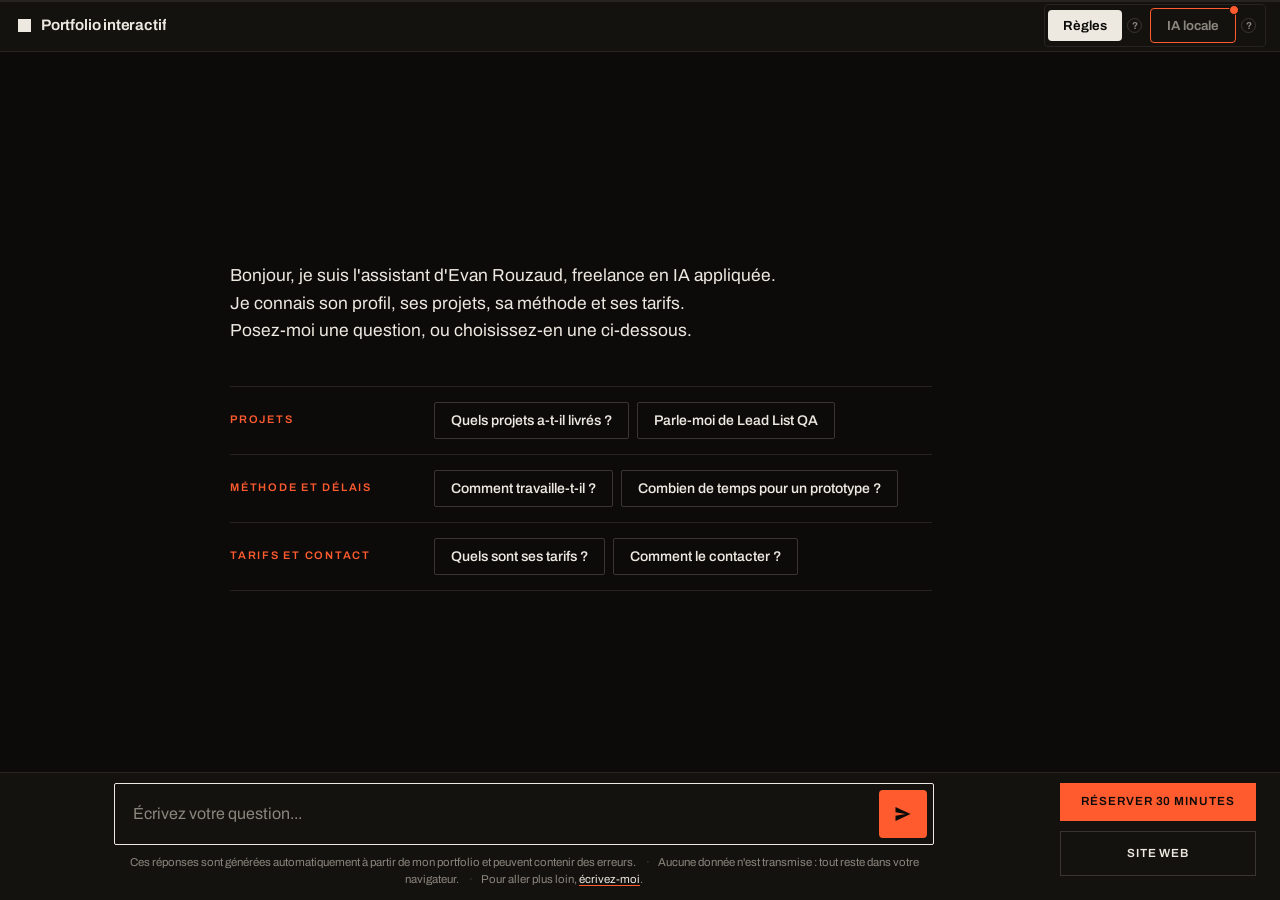
<file: index.html>
<!DOCTYPE html>
<html lang="fr">
<head>
<meta charset="utf-8">
<meta name="viewport" content="width=device-width, initial-scale=1, interactive-widget=resizes-content">
<title>Portfolio interactif — Evan Rouzaud</title>
<meta name="description" content="Le portfolio interactif d'Evan Rouzaud : posez votre question, l'assistant répond à partir du portfolio. Mode règles instantané, ou petit modèle de langage qui tourne dans votre navigateur.">
<meta name="author" content="Evan Rouzaud">
<link rel="icon" href="data:image/svg+xml,<svg xmlns='http://www.w3.org/2000/svg' viewBox='0 0 100 100'><rect width='100' height='100' rx='22' fill='%230b1020'/><text y='68' x='50' text-anchor='middle' font-size='54' font-family='system-ui' font-weight='700' fill='%2360e6ff'>E</text></svg>">
<link rel="preconnect" href="https://fonts.googleapis.com">
<link rel="preconnect" href="https://fonts.gstatic.com" crossorigin>
<link href="https://fonts.googleapis.com/css2?family=Archivo:wght@400;500;600&display=swap" rel="stylesheet">
<style>
  /* Page dédiée au portfolio interactif : elle ne contient que l'assistant, construit par
     chat/chat.js. Le style ci-dessous ne concerne que le bouton du coin, qui doit être
     visible et cliquable avant le chargement différé de chat/chat.css. */
  :root{
    --bg:#0C0B0A;
    --txt:#EDE8E0;
    --rule-hi:#3A3530;
    --accent:#FF5B2E;
    --sans:"Archivo",-apple-system,BlinkMacSystemFont,"Segoe UI",Helvetica,Arial,sans-serif;
  }
  *{box-sizing:border-box}
  html,body{margin:0;background:var(--bg);color:var(--txt);font-family:var(--sans);font-size:16.5px;line-height:1.6}
  :focus-visible{outline:1px solid var(--accent);outline-offset:2px}

  /* ---------- bouton du coin : un lien vers le site, sous « Réserver 30 minutes » ---------- */
  .peel{
    position:fixed;z-index:90;
    right:calc(24px + env(safe-area-inset-right,0px));
    bottom:calc(24px + env(safe-area-inset-bottom,0px))
  }
  .peel-btn{
    position:relative;display:inline-flex;align-items:center;justify-content:center;gap:9px;
    padding:12px 17px;white-space:nowrap;cursor:pointer;font-family:var(--sans);
    background:transparent;color:var(--txt);border:1px solid var(--rule-hi);
    font-size:11.8px;font-weight:600;letter-spacing:.08em;text-transform:uppercase;
    text-decoration:none;transition:background .18s,color .18s,border-color .18s
  }
  .peel-btn:hover{background:var(--accent);color:var(--bg);border-color:var(--accent)}
  /* Sur mobile, le retour au site est un bouton de la saisie (voir chat/chat.css) : le
     bouton du coin n'a plus rien à faire là pendant que l'assistant occupe l'écran. */
  @media(max-width:760px),(pointer:coarse) and (max-width:1100px){.peel.is-open{display:none}}
  @media(prefers-reduced-motion:reduce){.peel-btn{transition:none}}
  @media(max-width:560px){
    .peel{left:calc(24px + env(safe-area-inset-left,0px));right:calc(24px + env(safe-area-inset-right,0px))}
    .peel-btn{display:flex;width:100%;padding:15px 13px}
  }
</style>
</head>
<body data-chat-standalone>

<!-- ================= ASSISTANT : BOUTON DU COIN ================= -->
<!-- Un seul bouton en bas à droite, sous « Réserver 30 minutes », et il ramène au site.
     C'est un lien, pas un bouton : cette page n'a rien à basculer, elle EST le portfolio
     interactif. L'assistant est construit par chat/chat.js, chargé par chat/chat-loader.js. -->
<div class="peel" id="peel">
  <a class="peel-btn" id="site-link" href="site.html">
    <span class="peel-label">Site web</span>
  </a>
</div>

<script src="chat/chat-loader.js" defer></script>
</body>
</html>
</file>
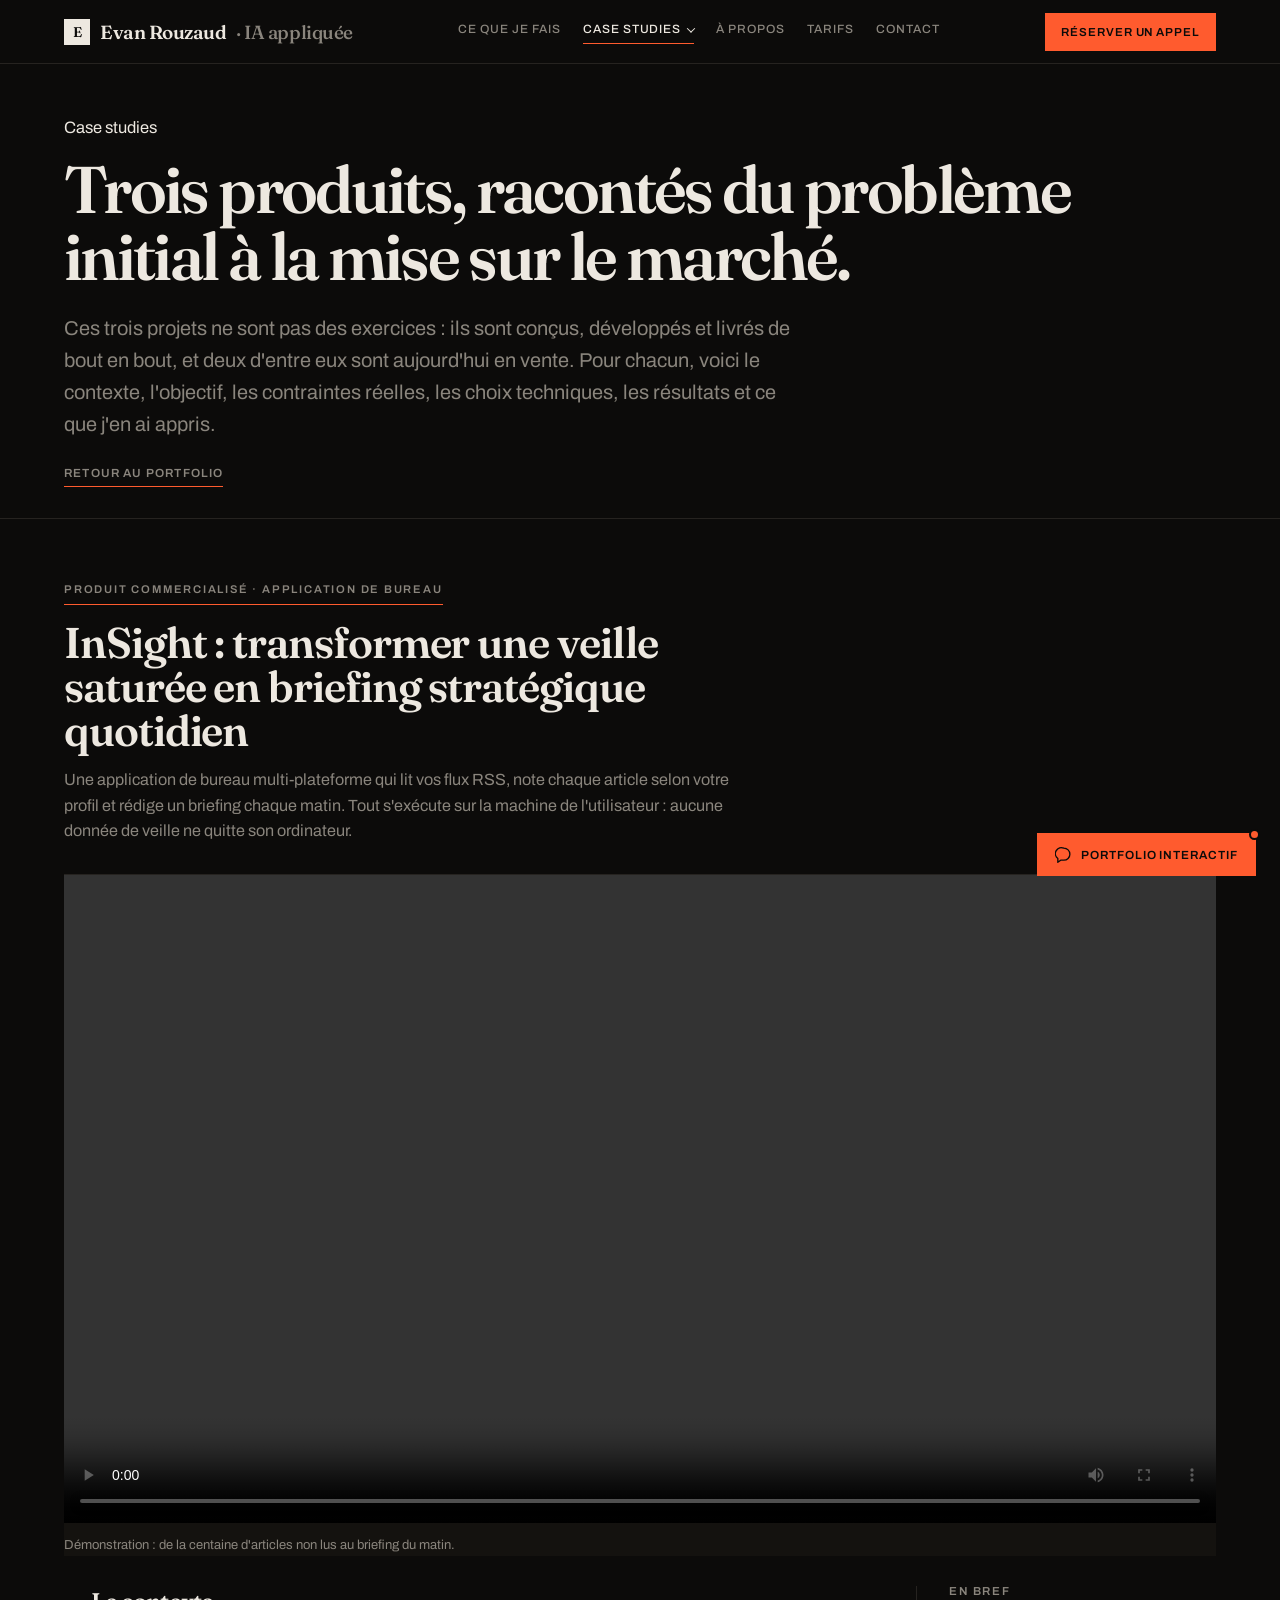
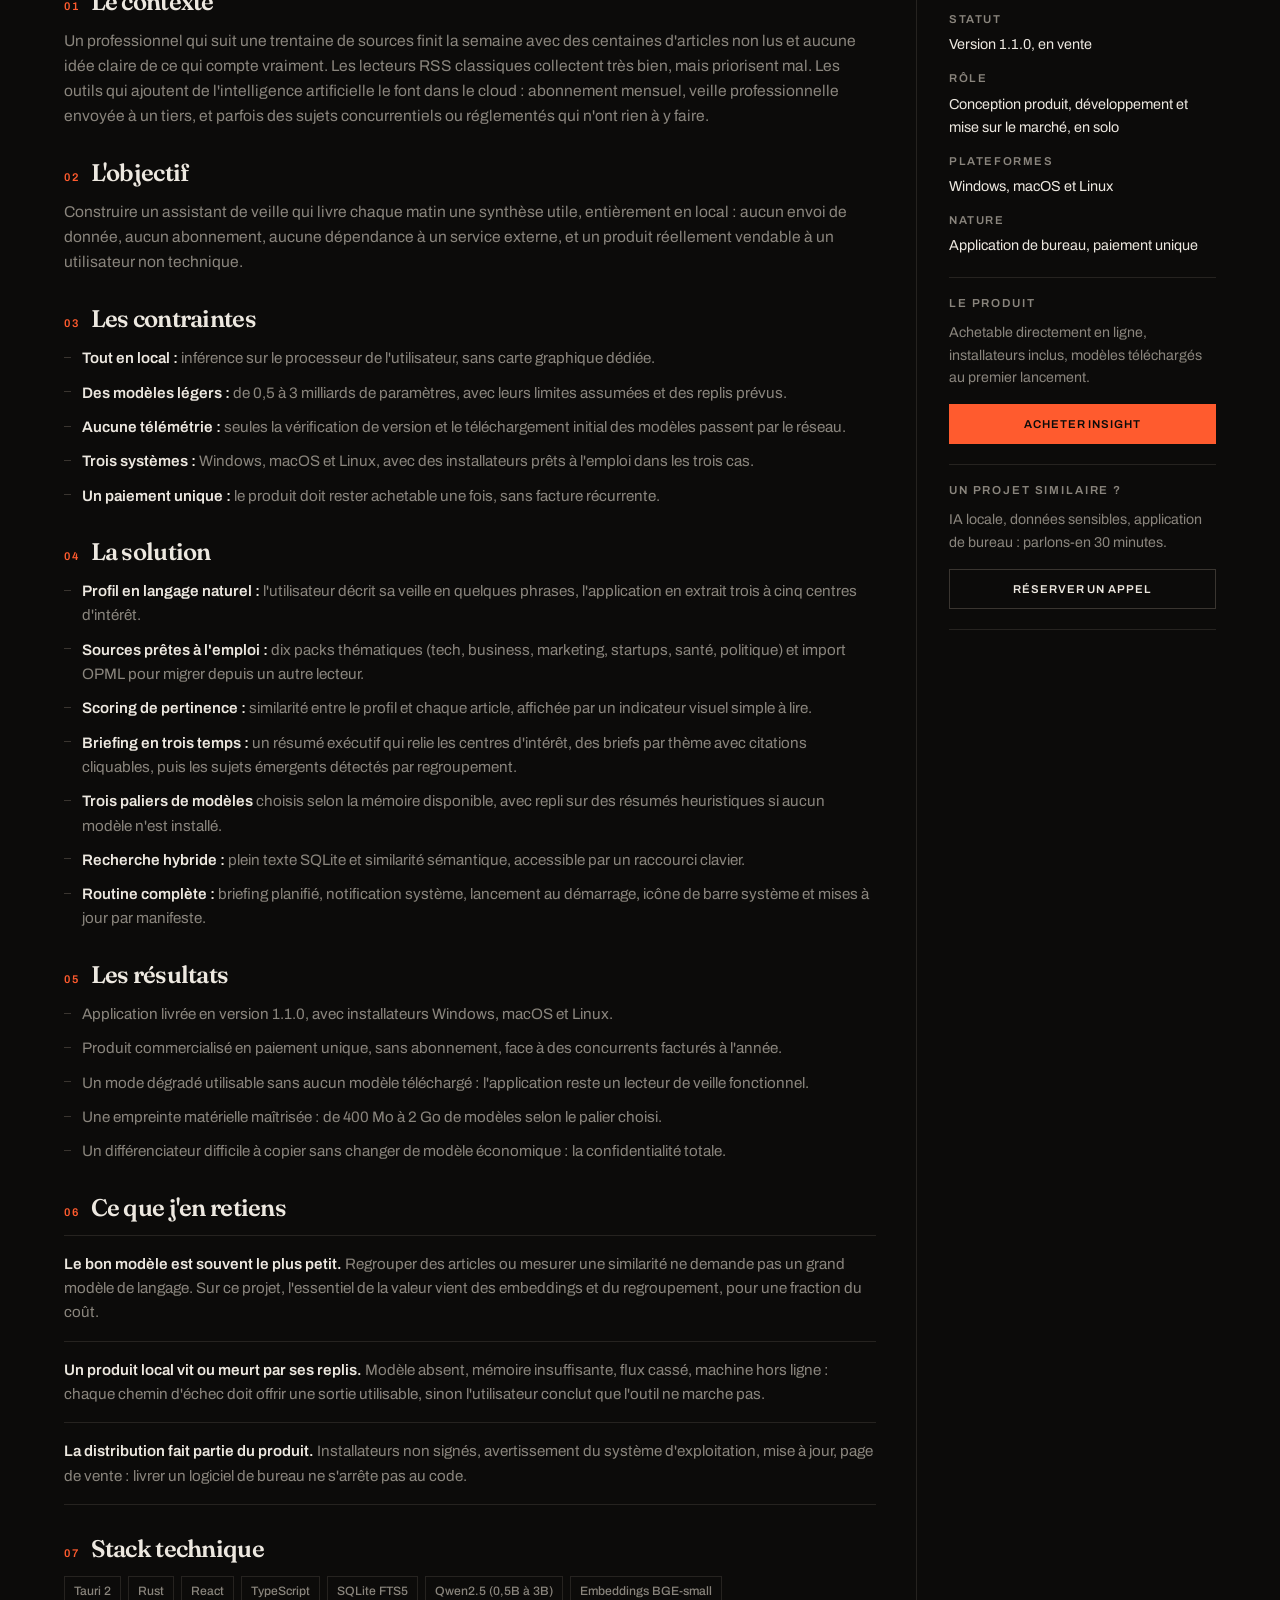
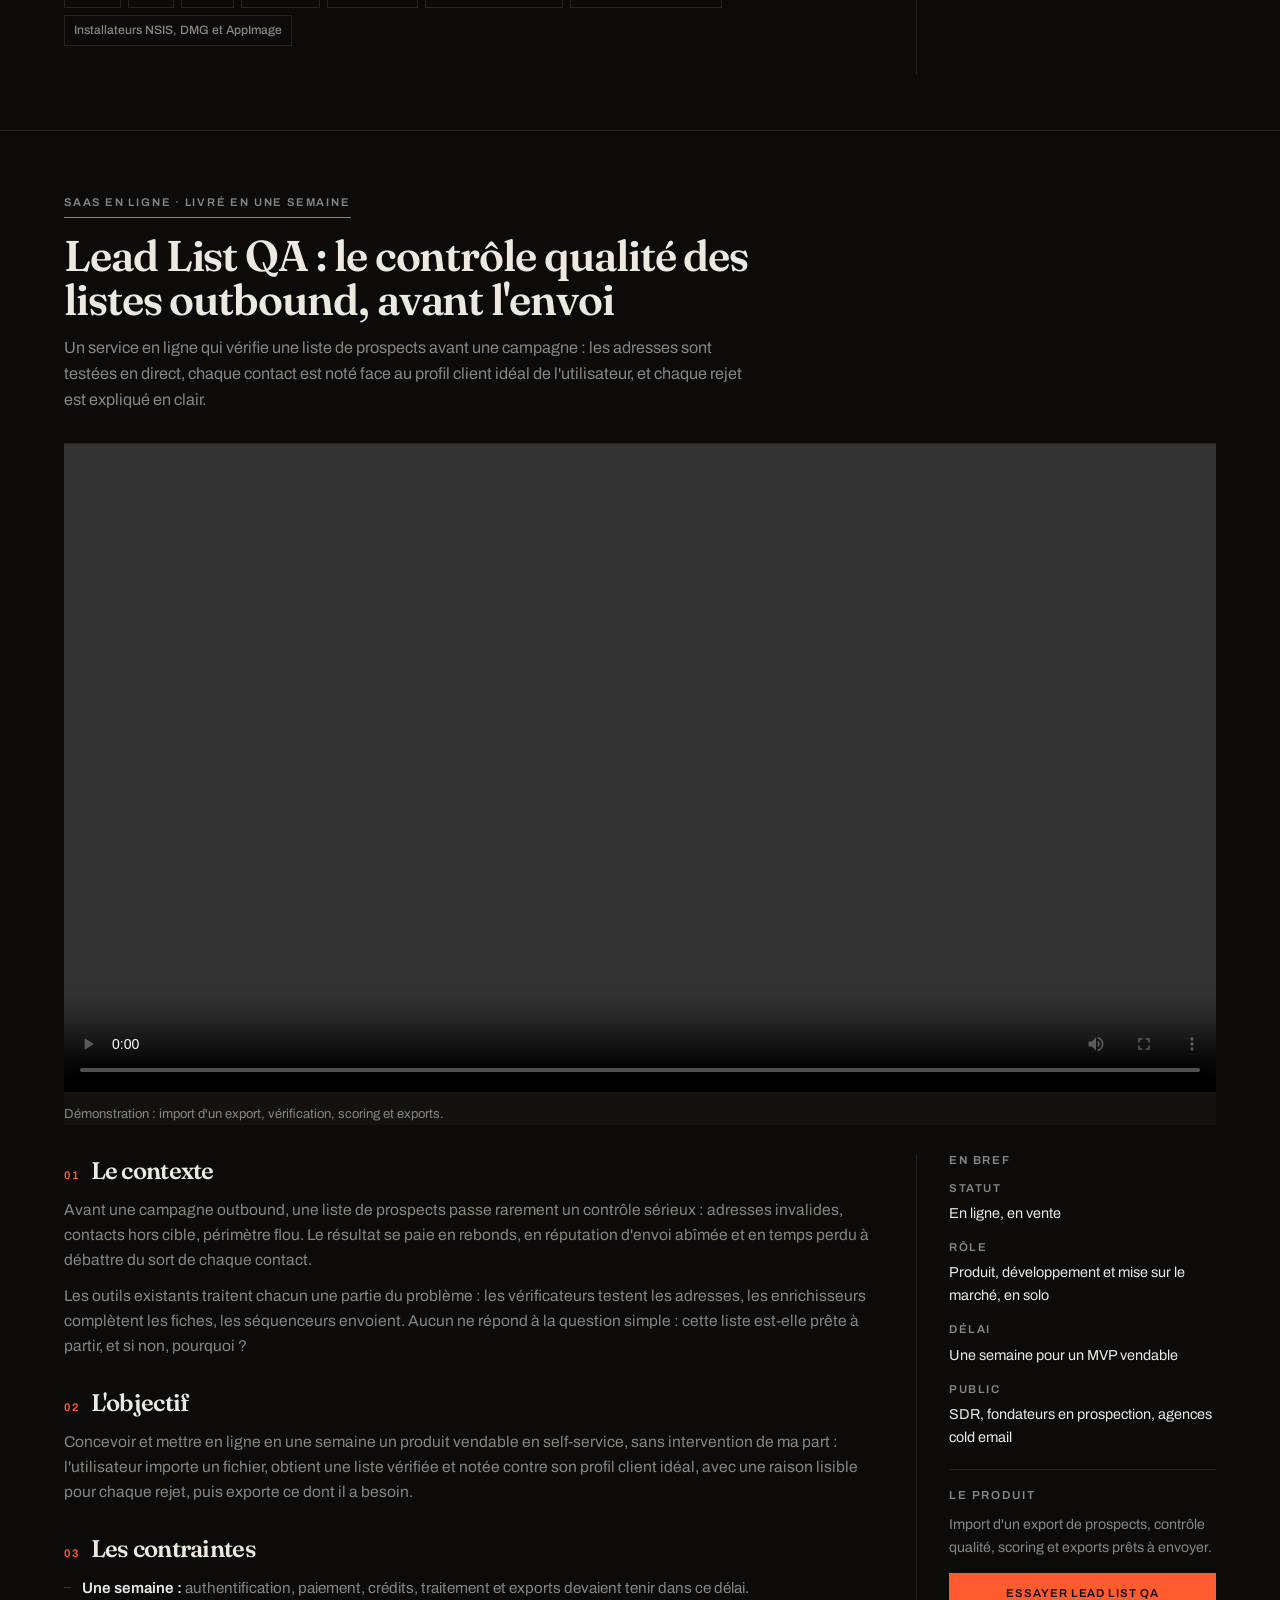
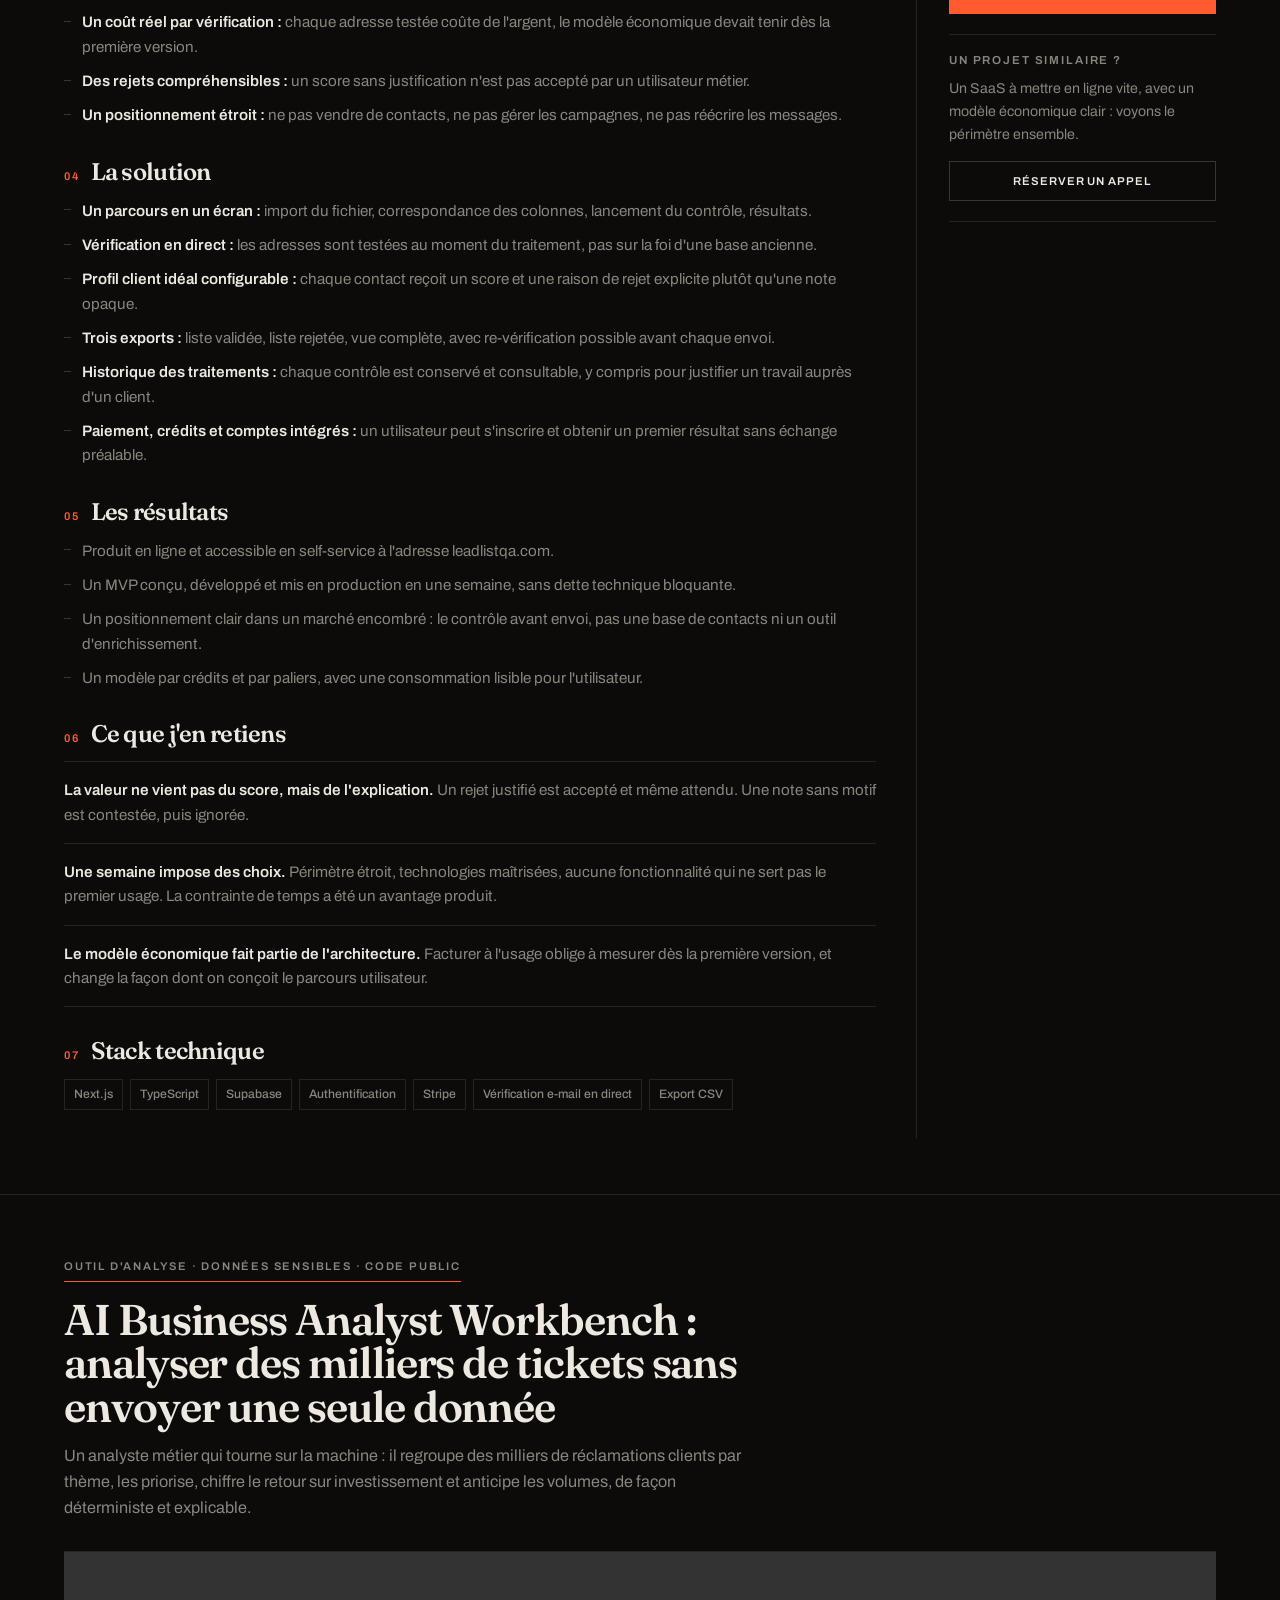
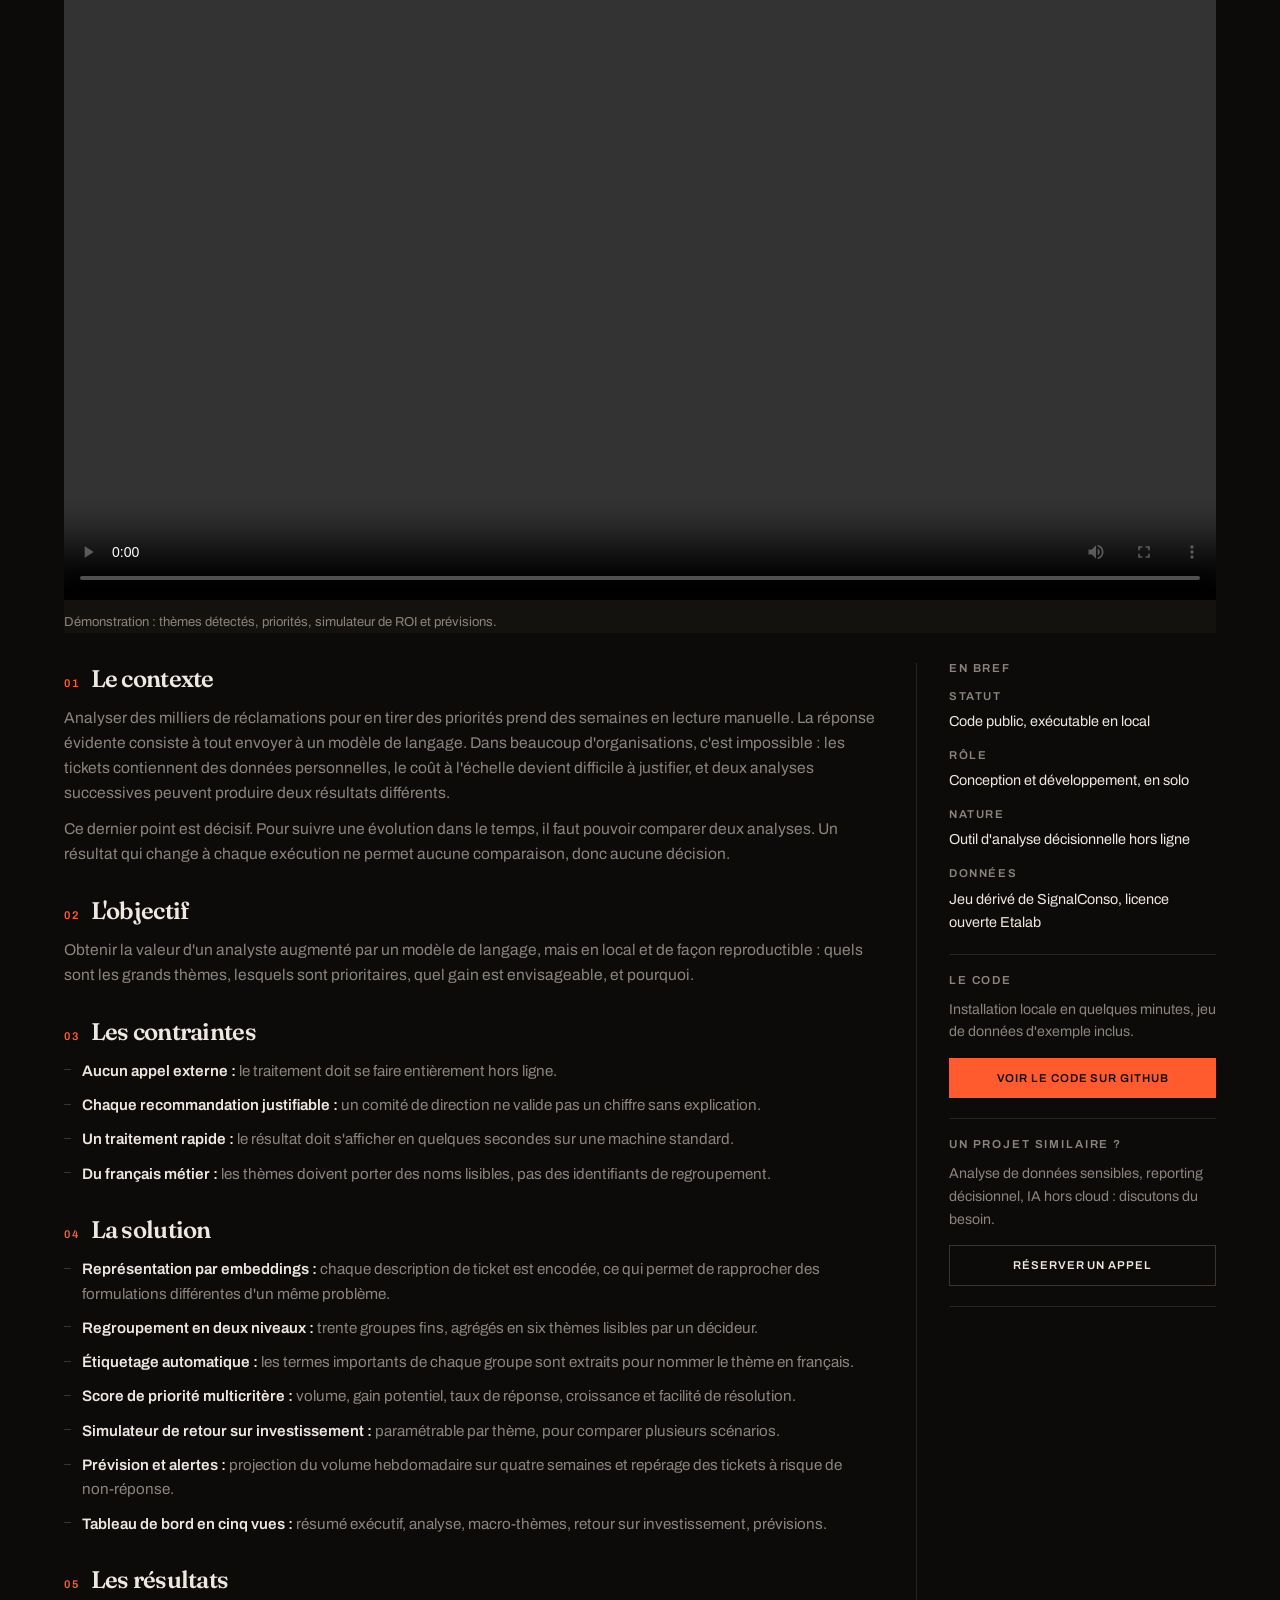
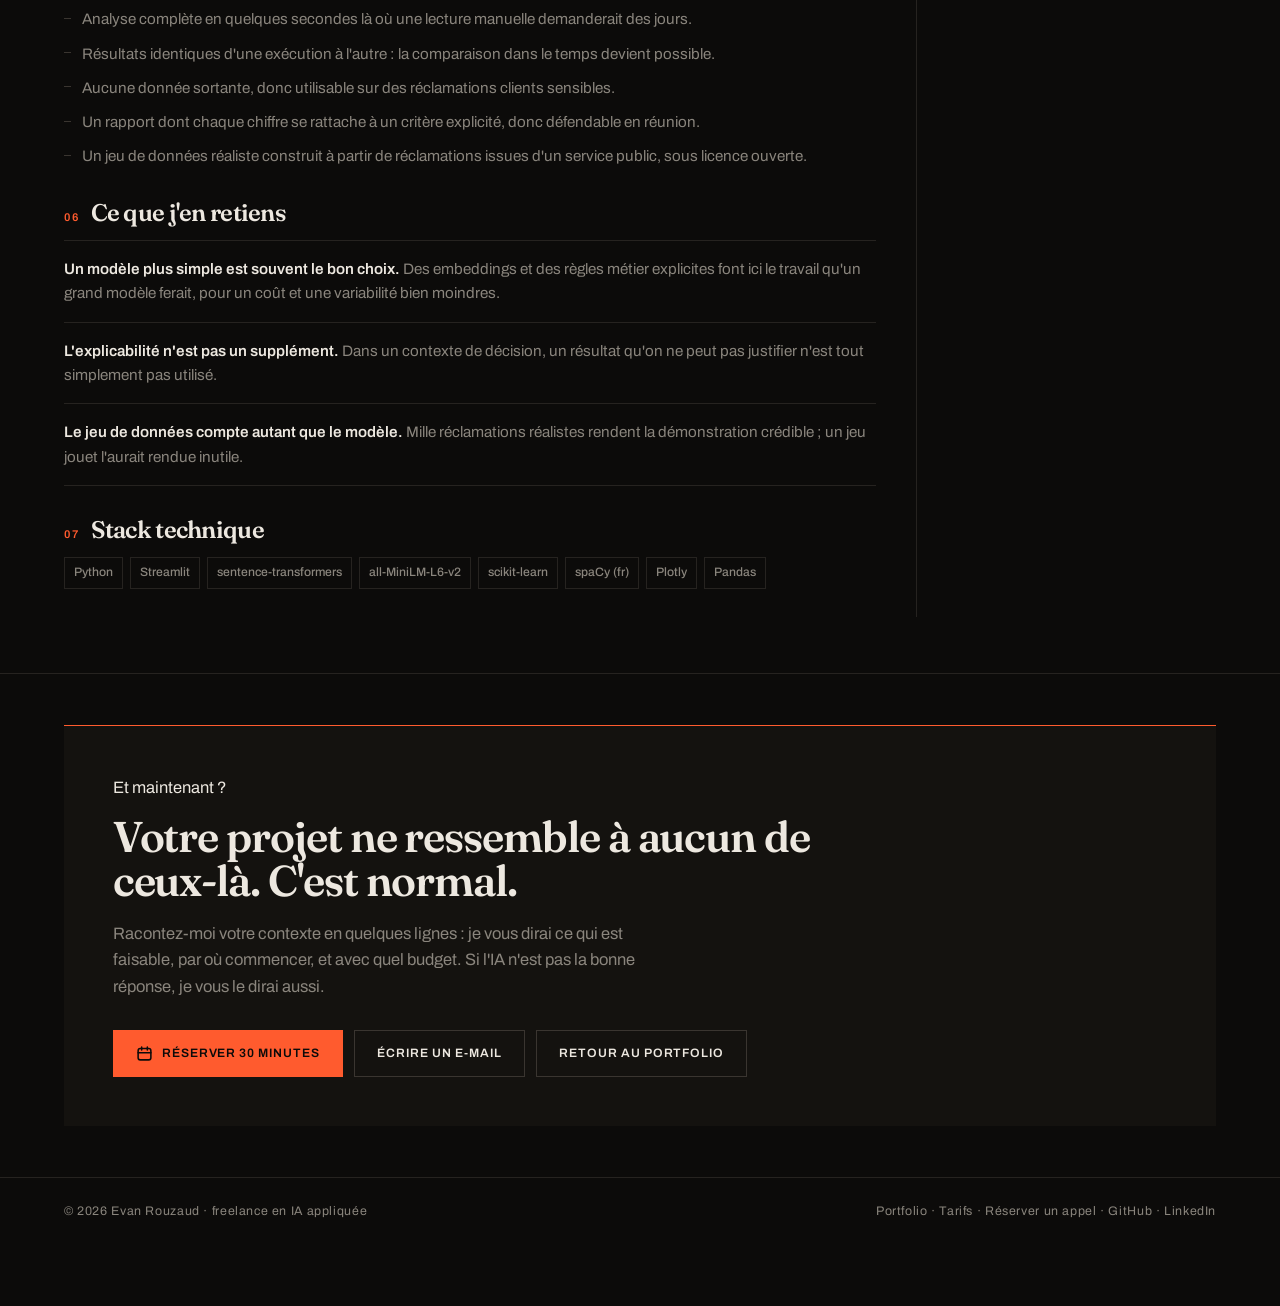
<file: case-studies.html>
<!DOCTYPE html>
<html lang="fr">
<head>
<meta charset="utf-8">
<meta name="viewport" content="width=device-width, initial-scale=1, interactive-widget=resizes-content">
<title>Case studies | Evan Rouzaud, freelance en IA appliquée</title>
<meta name="description" content="Trois produits développés de bout en bout, racontés en détail : InSight, Lead List QA et AI Business Analyst Workbench. Contexte, objectif, contraintes, solution, résultats et apprentissages.">
<meta name="author" content="Evan Rouzaud">
<meta name="theme-color" content="#05070d">
<link rel="icon" href="data:image/svg+xml,<svg xmlns='http://www.w3.org/2000/svg' viewBox='0 0 100 100'><rect width='100' height='100' rx='22' fill='%230b1020'/><text y='68' x='50' text-anchor='middle' font-size='54' font-family='system-ui' font-weight='700' fill='%2360e6ff'>E</text></svg>">

<style>
/* =========================================================================
   Case studies, dark éditorial
   Même système que le portfolio : fond #0C0B0A, surface #14120F, texte
   #EDE8E0, texte secondaire #8A857D, filets #262320, accent #FF5B2E.
   Aucun dégradé, aucune ombre colorée, aucun flou, aucun bloc encadré.
   ========================================================================= */
:root{
  --bg:#0C0B0A;
  --surface:#14120F;
  --txt:#EDE8E0;
  --muted:#8A857D;
  --rule:#262320;
  --rule-hi:#3A3530;
  --accent:#FF5B2E;
  --maxw:1200px;
  --pad:24px;
  --serif:"Fraunces",Georgia,"Times New Roman",serif;
  --sans:"Archivo",-apple-system,BlinkMacSystemFont,"Segoe UI",Helvetica,Arial,sans-serif;
}
*{box-sizing:border-box}
html{scroll-behavior:smooth}
body{
  margin:0;background:var(--bg);color:var(--txt);
  font-family:var(--sans);font-size:16.5px;line-height:1.6;
  -webkit-font-smoothing:antialiased;overflow-x:hidden
}
h1,h2,h3,h4{margin:0;line-height:1.02;letter-spacing:-.025em}
h1{font-family:var(--serif);font-weight:600;font-size:clamp(38px,5.6vw,66px);letter-spacing:-.04em}
h2{font-family:var(--serif);font-weight:600;font-size:clamp(27px,3.4vw,43px)}
h3{font-family:var(--sans);font-weight:600;font-size:18px;line-height:1.3}
h4{font-family:var(--sans);font-weight:600;font-size:11.6px;letter-spacing:.16em;text-transform:uppercase;color:var(--muted)}
p{margin:0}
a{color:inherit}
.muted{color:var(--muted)}
.lead{font-size:clamp(17px,1.9vw,20px);color:var(--muted);max-width:68ch}
:focus-visible{outline:1px solid var(--accent);outline-offset:2px}
img,video{max-width:100%;display:block}

/* ---------- container ---------- */
.wrap{max-width:var(--maxw);margin:0 auto;padding:0 var(--pad)}

/* ---------- en-tête : pleine largeur, 64 px, filet en bas ---------- */
header{
  position:sticky;top:0;z-index:50;background:var(--bg);height:64px;
  border-bottom:1px solid var(--rule)
}
.nav{display:flex;align-items:center;justify-content:space-between;gap:20px;height:64px;position:relative}
.brand{display:flex;align-items:center;gap:10px;font-family:var(--serif);font-weight:600;font-size:19px;letter-spacing:-.025em;text-decoration:none;white-space:nowrap}
.brand .dot{width:26px;height:26px;display:grid;place-items:center;flex:0 0 auto;font-family:var(--serif);font-size:14px;font-weight:600;color:var(--bg);background:var(--txt)}
.nav-links{display:flex;gap:22px;font-size:12px;font-weight:500;letter-spacing:.08em;text-transform:uppercase}
.nav-links a{color:var(--muted);text-decoration:none;padding-bottom:3px;border-bottom:1px solid transparent;transition:color .18s,border-color .18s}
.nav-links a:hover{color:var(--txt);border-bottom-color:var(--accent)}
.nav-right{display:flex;align-items:center;gap:12px}
.nav-cta{
  padding:9px 15px;text-decoration:none;white-space:nowrap;border:1px solid var(--accent);
  font-size:11.6px;font-weight:600;letter-spacing:.08em;text-transform:uppercase;
  background:var(--accent);color:var(--bg)
}
.nav-cta:hover{background:transparent;color:var(--accent)}
.burger{
  display:none;width:40px;height:38px;border:1px solid var(--rule-hi);background:transparent;
  cursor:pointer;padding:11px 9px;flex-direction:column;justify-content:space-between;flex:0 0 auto
}
.burger span{display:block;height:2px;width:100%;background:var(--txt);transition:transform .25s,opacity .2s}
header.open .burger span:nth-child(1){transform:translateY(7px) rotate(45deg)}
header.open .burger span:nth-child(2){opacity:0}
header.open .burger span:nth-child(3){transform:translateY(-7px) rotate(-45deg)}

/* ---------- menu déroulant ---------- */
.nav-drop{position:relative;display:flex;align-items:center}
.nav-drop > a{display:inline-flex;align-items:center;gap:7px}
.nav-drop > a::after{content:"";width:5px;height:5px;border-right:1px solid currentColor;border-bottom:1px solid currentColor;transform:rotate(45deg) translate(-1px,-1px)}
.nav-drop.is-current > a{color:var(--txt);border-bottom-color:var(--accent)}
.nav-drop-menu{
  position:absolute;top:calc(100% + 14px);left:0;z-index:60;min-width:300px;
  display:flex;flex-direction:column;background:var(--surface);border-top:1px solid var(--accent);
  opacity:0;visibility:hidden;transform:translateY(-4px);
  transition:opacity .18s ease,transform .18s ease,visibility .18s
}
.nav-drop:hover .nav-drop-menu,.nav-drop:focus-within .nav-drop-menu{opacity:1;visibility:visible;transform:none}
.nav-drop-menu a{padding:12px 14px;text-decoration:none;color:var(--txt);border-bottom:1px solid var(--rule);font-size:14px;font-weight:600;letter-spacing:0;text-transform:none;line-height:1.35}
.nav-drop-menu a:last-child{border-bottom:0}
.nav-drop-menu a:hover{color:var(--accent)}
.nav-drop-menu a span{display:block;margin-top:3px;font-size:12.4px;font-weight:400;color:var(--muted)}

/* ---------- boutons ---------- */
.btn{
  display:inline-flex;align-items:center;justify-content:center;gap:9px;
  padding:13px 22px;border:1px solid transparent;cursor:pointer;
  font-family:var(--sans);font-size:12.2px;font-weight:600;letter-spacing:.08em;text-transform:uppercase;
  text-decoration:none;transition:background .18s,color .18s,border-color .18s
}
.btn-primary{background:var(--accent);color:var(--bg);border-color:var(--accent)}
.btn-primary:hover{background:transparent;color:var(--accent)}
.btn-ghost{background:transparent;color:var(--txt);border-color:var(--rule-hi)}
.btn-ghost:hover{border-color:var(--txt)}
.btn-sm{padding:10px 15px;font-size:11.4px}
.btn svg{flex:0 0 auto}

/* ---------- intro ---------- */
.intro{padding:clamp(32px,4vw,62px) 0 clamp(20px,2.4vw,34px);border-bottom:1px solid var(--rule)}
.intro .eyebrow{margin-bottom:18px}
.intro h1{max-width:26ch;margin-top:14px}
.intro .lead{margin-top:22px}
.back{
  display:inline-flex;align-items:center;gap:8px;margin-top:24px;font-size:11.8px;font-weight:600;
  letter-spacing:.1em;text-transform:uppercase;color:var(--muted);text-decoration:none;
  border-bottom:1px solid var(--accent);padding-bottom:3px
}
.back:hover{color:var(--txt)}

/* ---------- études de cas ---------- */
.cs{padding:clamp(34px,4.4vw,60px) 0;border-bottom:1px solid var(--rule)}
.cs-head{max-width:78ch;margin-bottom:30px}
.tag{
  display:inline-block;margin-bottom:16px;padding-bottom:5px;border-bottom:1px solid var(--accent);
  font-size:11.2px;font-weight:600;letter-spacing:.16em;text-transform:uppercase;color:var(--muted)
}
.cs-head h2{margin-bottom:14px}
.cs-head p{color:var(--muted);font-size:16.2px}
.cs-video{position:relative;margin:0 0 30px;background:var(--surface);border-top:1px solid var(--rule)}
.cs-video video{width:100%;aspect-ratio:16/9;object-fit:contain;background:var(--surface)}
.cs-video figcaption{padding:12px 0 0;font-size:13px;color:var(--muted)}
.cs-grid{display:grid;grid-template-columns:minmax(0,1fr) 300px;gap:0}
.cs-grid > *:first-child{padding-right:40px}
.cs-grid > *:last-child{border-left:1px solid var(--rule);padding-left:32px}
.cs-block{margin-bottom:28px}
.cs-block h3{display:flex;gap:11px;align-items:baseline;margin-bottom:12px;font-family:var(--serif);font-weight:600;font-size:clamp(20px,2.2vw,24px);letter-spacing:-.03em}
.cs-block h3 .num{font-family:var(--sans);font-size:11.2px;font-weight:600;letter-spacing:.16em;color:var(--accent)}
.cs-block p{color:var(--muted);font-size:15.6px}
.cs-block p + p{margin-top:11px}
.ul-check{margin:0;padding:0;list-style:none;display:flex;flex-direction:column;gap:10px}
.ul-check li{position:relative;padding-left:18px;color:var(--muted);font-size:15.2px}
.ul-check li::before{content:"";position:absolute;left:0;top:.7em;width:7px;height:1px;background:var(--rule-hi)}
.ul-check li strong{color:var(--txt);font-weight:600}
.learn{margin:0;padding:0;list-style:none;display:flex;flex-direction:column;gap:0;border-top:1px solid var(--rule)}
.learn li{padding:16px 0;border-bottom:1px solid var(--rule);color:var(--muted);font-size:15.2px}
.learn li strong{color:var(--txt);font-weight:600}
.stack{display:flex;flex-wrap:wrap;gap:7px}
.chip{padding:5px 9px;border:1px solid var(--rule);background:transparent;font-size:12.2px;font-weight:500;color:var(--muted)}

/* ---------- colonne de droite ---------- */
.cside{position:sticky;top:84px}
.box{padding:0 0 20px;margin-bottom:20px;border-bottom:1px solid var(--rule)}
.box h4{margin-bottom:12px}
.box dl{margin:0}
.box dt{font-size:11.4px;font-weight:600;letter-spacing:.14em;text-transform:uppercase;color:var(--muted)}
.box dd{margin:5px 0 13px;font-size:14.4px;color:var(--txt)}
.box dd:last-child{margin-bottom:0}
.box p{color:var(--muted);font-size:14.2px;margin-bottom:14px}
.links{display:flex;flex-direction:column;gap:9px}
.links .btn{width:100%}

/* ---------- fin ---------- */
.final{padding:clamp(32px,4vw,58px) 0}
.cta-box{background:var(--surface);padding:clamp(30px,3.8vw,56px);border-top:1px solid var(--accent)}
.cta-box h2{max-width:26ch;margin-top:14px}
.cta-box p{color:var(--muted);margin-top:18px;max-width:62ch}
.cta-links{display:flex;flex-wrap:wrap;gap:11px;margin-top:30px}
footer{border-top:1px solid var(--rule);padding:24px 0 84px}
.foot{display:flex;flex-wrap:wrap;gap:14px;justify-content:space-between;align-items:center;font-size:12.4px;letter-spacing:.05em;color:var(--muted)}
.foot a{text-decoration:none;color:var(--muted);border-bottom:1px solid transparent}
.foot a:hover{color:var(--txt);border-bottom-color:var(--accent)}

/* ---------- bouton du portfolio interactif ---------- */
.peel{
  position:fixed;z-index:90;
  right:calc(24px + env(safe-area-inset-right,0px));
  bottom:calc(24px + env(safe-area-inset-bottom,0px))
}
.peel-btn{
  position:relative;display:inline-flex;align-items:center;justify-content:center;gap:9px;
  padding:12px 17px;white-space:nowrap;cursor:pointer;font-family:var(--sans);
  background:var(--accent);color:var(--bg);border:1px solid var(--accent);
  font-size:11.8px;font-weight:600;letter-spacing:.08em;text-transform:uppercase;
  transition:background .18s,color .18s,border-color .18s
}
.peel-btn:hover{background:transparent;color:var(--accent)}
.peel-btn .ico{width:17px;height:17px;flex:0 0 auto}
.peel-dot{
  position:absolute;top:-5px;right:-5px;width:11px;height:11px;border-radius:50%;
  background:var(--accent);border:2px solid var(--bg);
  animation:dotPulse 2.4s ease-out infinite
}
/* Pulsation de la pastille : seul box-shadow du site, il fait signe sans rien déplacer.
   Même animation que la pastille du sélecteur de mode (voir chat/chat.css). */
@keyframes dotPulse{
  0%{box-shadow:0 0 0 0 rgba(255,91,46,.55)}
  70%{box-shadow:0 0 0 7px rgba(255,91,46,0)}
  100%{box-shadow:0 0 0 0 rgba(255,91,46,0)}
}
/* Assistant ouvert : le bouton propose le site, en filet, et perd sa pastille d'invitation.
   C'est le même bouton, avec l'autre libellé : un seul bouton pour les deux sens. */
.peel.is-open .peel-btn{background:transparent;color:var(--txt);border-color:var(--rule-hi)}
.peel.is-open .peel-btn:hover{background:var(--accent);color:var(--bg);border-color:var(--accent)}
.peel.is-open .peel-dot{display:none}
/* Sur mobile, l'assistant occupe tout l'écran et son retour au site est un bouton de la
   saisie (voir chat/chat.css) : le bouton du coin n'a plus rien à faire là. */
@media(max-width:760px),(pointer:coarse) and (max-width:1100px){.peel.is-open{display:none}}

/* ---------- apparition ---------- */
.rv{opacity:0;transform:translateY(12px);transition:opacity .55s ease,transform .55s ease}
.rv.in{opacity:1;transform:none}
@media(prefers-reduced-motion:reduce){
  .rv{opacity:1;transform:none;transition:none}
  html{scroll-behavior:auto}
  .btn,.peel-btn,.nav-links a{transition:none}
  .peel-dot{animation:none}
}

/* ---------- responsive ---------- */
@media(max-width:1240px){
  .nav-links{gap:15px;font-size:11.4px}
  .cs-grid{grid-template-columns:minmax(0,1fr) 260px}
  .cs-grid > *:first-child{padding-right:30px}
  .cs-grid > *:last-child{padding-left:24px}
}
@media(max-width:1120px){
  .burger{display:flex}
  .nav-links{
    display:none;position:absolute;top:64px;left:0;right:0;flex-direction:column;gap:0;
    background:var(--bg);border-top:1px solid var(--rule);border-bottom:1px solid var(--rule);
    padding:6px 24px 18px;font-size:14px
  }
  header.open .nav-links{display:flex}
  .nav-links a{padding:15px 0;border-bottom:1px solid var(--rule)}
  .nav-links a:last-child{border-bottom:0}
  .nav-drop{display:block}
  .nav-drop > a::after{display:none}
  .nav-drop-menu{
    position:static;opacity:1;visibility:visible;transform:none;min-width:0;border-top:0;
    background:transparent;padding:2px 0 6px 14px;border-left:1px solid var(--rule)
  }
  .nav-drop-menu a{padding:9px 0;border-bottom:0;font-size:13.6px;font-weight:500}
  .nav-drop-menu a span{display:none}
}
@media(max-width:1000px){
  .cs-grid{grid-template-columns:minmax(0,1fr)}
  .cs-grid > *:first-child{padding-right:0}
  .cs-grid > *:last-child{border-left:0;padding-left:0;border-top:1px solid var(--rule);padding-top:24px}
  .cside{position:static}
}
@media(max-width:560px){
  .nav-cta{display:none}
  /* Sur mobile, le bouton du coin est en pleine largeur : il forme une colonne avec
     « Réserver 30 minutes » quand l'assistant est ouvert. Son libellé reste visible, c'est
     lui qui dit ce que fait le bouton. */
  .peel{left:calc(24px + env(safe-area-inset-left,0px));right:calc(24px + env(safe-area-inset-right,0px));bottom:calc(24px + env(safe-area-inset-bottom,0px))}
  .peel-btn{display:flex;width:100%;padding:15px 13px}
}
</style>
<link rel="preconnect" href="https://fonts.googleapis.com">
<link rel="preconnect" href="https://fonts.gstatic.com" crossorigin>
<link href="https://fonts.googleapis.com/css2?family=Fraunces:opsz,wght@9..144,400;9..144,600&family=Archivo:wght@400;500;600&display=swap" rel="stylesheet">
</head>
<body>

<header id="hdr">
  <div class="wrap nav">
    <a class="brand" href="site.html"><span class="dot">E</span> Evan Rouzaud <span class="muted" style="font-weight:500">· IA appliquée</span></a>
    <nav class="nav-links" id="navLinks">
      <a href="site.html#services">Ce que je fais</a>
      <div class="nav-drop is-current">
        <a href="case-studies.html">Case studies</a>
        <div class="nav-drop-menu">
          <a href="case-studies.html#insight">InSight<span>Application de bureau, en vente</span></a>
          <a href="case-studies.html#lead-list-qa">Lead List QA<span>SaaS livré en une semaine</span></a>
          <a href="case-studies.html#business-analyst">AI Business Analyst Workbench<span>Analyse de tickets hors ligne</span></a>
          <a href="site.html#projets">Voir les 5 projets<span>Démonstrations vidéo incluses</span></a>
        </div>
      </div>
      <a href="site.html#profil">À propos</a>
      <a href="site.html#tarifs">Tarifs</a>
      <a href="site.html#contact">Contact</a>
    </nav>
    <div class="nav-right">
      <a class="nav-cta" href="https://cal.com/rouzaud-evan-izeqwf/30min" target="_blank" rel="noopener">Réserver un appel</a>
      <button class="burger" id="burger" aria-label="Ouvrir le menu" aria-expanded="false" aria-controls="navLinks">
        <span></span><span></span><span></span>
      </button>
    </div>
  </div>
</header>

<main>

  <section class="intro">
    <div class="wrap">
      <span class="eyebrow">Case studies</span>
      <h1>Trois produits, racontés du problème initial à la mise sur le marché.</h1>
      <p class="lead">
        Ces trois projets ne sont pas des exercices : ils sont conçus, développés et livrés de bout en bout, et
        deux d'entre eux sont aujourd'hui en vente. Pour chacun, voici le contexte, l'objectif, les contraintes
        réelles, les choix techniques, les résultats et ce que j'en ai appris.
      </p>
      <a class="back" href="site.html">Retour au portfolio</a>
    </div>
  </section>

  <!-- ============================================================= -->
  <!-- ====================== 1. INSIGHT =========================== -->
  <!-- ============================================================= -->
  <section class="cs" id="insight">
    <div class="wrap">
      <div class="cs-head rv">
        <span class="tag">Produit commercialisé · Application de bureau</span>
        <h2>InSight : transformer une veille saturée en briefing stratégique quotidien</h2>
        <p>
          Une application de bureau multi-plateforme qui lit vos flux RSS, note chaque article selon votre profil
          et rédige un briefing chaque matin. Tout s'exécute sur la machine de l'utilisateur : aucune donnée de
          veille ne quitte son ordinateur.
        </p>
      </div>

      <figure class="cs-video rv">
        <video controls preload="metadata" playsinline src="videos/05-insight.mp4" aria-label="Démonstration d'InSight"></video>
        <figcaption>Démonstration : de la centaine d'articles non lus au briefing du matin.</figcaption>
      </figure>

      <div class="cs-grid">
        <div>
          <div class="cs-block rv">
            <h3><span class="num">01</span> Le contexte</h3>
            <p>
              Un professionnel qui suit une trentaine de sources finit la semaine avec des centaines d'articles non
              lus et aucune idée claire de ce qui compte vraiment. Les lecteurs RSS classiques collectent très bien,
              mais priorisent mal. Les outils qui ajoutent de l'intelligence artificielle le font dans le cloud :
              abonnement mensuel, veille professionnelle envoyée à un tiers, et parfois des sujets concurrentiels ou
              réglementés qui n'ont rien à y faire.
            </p>
          </div>

          <div class="cs-block rv">
            <h3><span class="num">02</span> L'objectif</h3>
            <p>
              Construire un assistant de veille qui livre chaque matin une synthèse utile, entièrement en local :
              aucun envoi de donnée, aucun abonnement, aucune dépendance à un service externe, et un produit
              réellement vendable à un utilisateur non technique.
            </p>
          </div>

          <div class="cs-block rv">
            <h3><span class="num">03</span> Les contraintes</h3>
            <ul class="ul-check">
              <li><strong>Tout en local :</strong> inférence sur le processeur de l'utilisateur, sans carte graphique dédiée.</li>
              <li><strong>Des modèles légers :</strong> de 0,5 à 3 milliards de paramètres, avec leurs limites assumées et des replis prévus.</li>
              <li><strong>Aucune télémétrie :</strong> seules la vérification de version et le téléchargement initial des modèles passent par le réseau.</li>
              <li><strong>Trois systèmes :</strong> Windows, macOS et Linux, avec des installateurs prêts à l'emploi dans les trois cas.</li>
              <li><strong>Un paiement unique :</strong> le produit doit rester achetable une fois, sans facture récurrente.</li>
            </ul>
          </div>

          <div class="cs-block rv">
            <h3><span class="num">04</span> La solution</h3>
            <ul class="ul-check">
              <li><strong>Profil en langage naturel :</strong> l'utilisateur décrit sa veille en quelques phrases, l'application en extrait trois à cinq centres d'intérêt.</li>
              <li><strong>Sources prêtes à l'emploi :</strong> dix packs thématiques (tech, business, marketing, startups, santé, politique) et import OPML pour migrer depuis un autre lecteur.</li>
              <li><strong>Scoring de pertinence :</strong> similarité entre le profil et chaque article, affichée par un indicateur visuel simple à lire.</li>
              <li><strong>Briefing en trois temps :</strong> un résumé exécutif qui relie les centres d'intérêt, des briefs par thème avec citations cliquables, puis les sujets émergents détectés par regroupement.</li>
              <li><strong>Trois paliers de modèles</strong> choisis selon la mémoire disponible, avec repli sur des résumés heuristiques si aucun modèle n'est installé.</li>
              <li><strong>Recherche hybride :</strong> plein texte SQLite et similarité sémantique, accessible par un raccourci clavier.</li>
              <li><strong>Routine complète :</strong> briefing planifié, notification système, lancement au démarrage, icône de barre système et mises à jour par manifeste.</li>
            </ul>
          </div>

          <div class="cs-block rv">
            <h3><span class="num">05</span> Les résultats</h3>
            <ul class="ul-check">
              <li>Application livrée en version 1.1.0, avec installateurs Windows, macOS et Linux.</li>
              <li>Produit commercialisé en paiement unique, sans abonnement, face à des concurrents facturés à l'année.</li>
              <li>Un mode dégradé utilisable sans aucun modèle téléchargé : l'application reste un lecteur de veille fonctionnel.</li>
              <li>Une empreinte matérielle maîtrisée : de 400 Mo à 2 Go de modèles selon le palier choisi.</li>
              <li>Un différenciateur difficile à copier sans changer de modèle économique : la confidentialité totale.</li>
            </ul>
          </div>

          <div class="cs-block rv">
            <h3><span class="num">06</span> Ce que j'en retiens</h3>
            <ul class="learn">
              <li><strong>Le bon modèle est souvent le plus petit.</strong> Regrouper des articles ou mesurer une similarité ne demande pas un grand modèle de langage. Sur ce projet, l'essentiel de la valeur vient des embeddings et du regroupement, pour une fraction du coût.</li>
              <li><strong>Un produit local vit ou meurt par ses replis.</strong> Modèle absent, mémoire insuffisante, flux cassé, machine hors ligne : chaque chemin d'échec doit offrir une sortie utilisable, sinon l'utilisateur conclut que l'outil ne marche pas.</li>
              <li><strong>La distribution fait partie du produit.</strong> Installateurs non signés, avertissement du système d'exploitation, mise à jour, page de vente : livrer un logiciel de bureau ne s'arrête pas au code.</li>
            </ul>
          </div>

          <div class="cs-block rv">
            <h3><span class="num">07</span> Stack technique</h3>
            <div class="stack">
              <span class="chip">Tauri 2</span><span class="chip">Rust</span><span class="chip">React</span>
              <span class="chip">TypeScript</span><span class="chip">SQLite FTS5</span><span class="chip">Qwen2.5 (0,5B à 3B)</span>
              <span class="chip">Embeddings BGE-small</span><span class="chip">Installateurs NSIS, DMG et AppImage</span>
            </div>
          </div>
        </div>

        <aside class="cside rv">
          <div class="box">
            <h4>En bref</h4>
            <dl>
              <dt>Statut</dt>
              <dd>Version 1.1.0, en vente</dd>
              <dt>Rôle</dt>
              <dd>Conception produit, développement et mise sur le marché, en solo</dd>
              <dt>Plateformes</dt>
              <dd>Windows, macOS et Linux</dd>
              <dt>Nature</dt>
              <dd>Application de bureau, paiement unique</dd>
            </dl>
          </div>
          <div class="box">
            <h4>Le produit</h4>
            <p>Achetable directement en ligne, installateurs inclus, modèles téléchargés au premier lancement.</p>
            <div class="links">
              <a class="btn btn-primary btn-sm" href="https://peterjean.gumroad.com/l/InSight" target="_blank" rel="noopener">Acheter InSight</a>
            </div>
          </div>
          <div class="box">
            <h4>Un projet similaire ?</h4>
            <p>IA locale, données sensibles, application de bureau : parlons-en 30 minutes.</p>
            <div class="links">
              <a class="btn btn-ghost btn-sm" href="https://cal.com/rouzaud-evan-izeqwf/30min" target="_blank" rel="noopener">Réserver un appel</a>
            </div>
          </div>
        </aside>
      </div>
    </div>
  </section>

  <!-- ============================================================= -->
  <!-- ===================== 2. LEAD LIST QA ======================= -->
  <!-- ============================================================= -->
  <section class="cs" id="lead-list-qa">
    <div class="wrap">
      <div class="cs-head rv">
        <span class="tag">SaaS en ligne · Livré en une semaine</span>
        <h2>Lead List QA : le contrôle qualité des listes outbound, avant l'envoi</h2>
        <p>
          Un service en ligne qui vérifie une liste de prospects avant une campagne : les adresses sont testées en
          direct, chaque contact est noté face au profil client idéal de l'utilisateur, et chaque rejet est expliqué
          en clair.
        </p>
      </div>

      <figure class="cs-video rv">
        <video controls preload="metadata" playsinline src="videos/02-lead-list-qa.mp4" aria-label="Démonstration de Lead List QA"></video>
        <figcaption>Démonstration : import d'un export, vérification, scoring et exports.</figcaption>
      </figure>

      <div class="cs-grid">
        <div>
          <div class="cs-block rv">
            <h3><span class="num">01</span> Le contexte</h3>
            <p>
              Avant une campagne outbound, une liste de prospects passe rarement un contrôle sérieux : adresses
              invalides, contacts hors cible, périmètre flou. Le résultat se paie en rebonds, en réputation d'envoi
              abîmée et en temps perdu à débattre du sort de chaque contact.
            </p>
            <p>
              Les outils existants traitent chacun une partie du problème : les vérificateurs testent les adresses,
              les enrichisseurs complètent les fiches, les séquenceurs envoient. Aucun ne répond à la question
              simple : cette liste est-elle prête à partir, et si non, pourquoi ?
            </p>
          </div>

          <div class="cs-block rv">
            <h3><span class="num">02</span> L'objectif</h3>
            <p>
              Concevoir et mettre en ligne en une semaine un produit vendable en self-service, sans intervention de
              ma part : l'utilisateur importe un fichier, obtient une liste vérifiée et notée contre son profil
              client idéal, avec une raison lisible pour chaque rejet, puis exporte ce dont il a besoin.
            </p>
          </div>

          <div class="cs-block rv">
            <h3><span class="num">03</span> Les contraintes</h3>
            <ul class="ul-check">
              <li><strong>Une semaine :</strong> authentification, paiement, crédits, traitement et exports devaient tenir dans ce délai.</li>
              <li><strong>Un coût réel par vérification :</strong> chaque adresse testée coûte de l'argent, le modèle économique devait tenir dès la première version.</li>
              <li><strong>Des rejets compréhensibles :</strong> un score sans justification n'est pas accepté par un utilisateur métier.</li>
              <li><strong>Un positionnement étroit :</strong> ne pas vendre de contacts, ne pas gérer les campagnes, ne pas réécrire les messages.</li>
            </ul>
          </div>

          <div class="cs-block rv">
            <h3><span class="num">04</span> La solution</h3>
            <ul class="ul-check">
              <li><strong>Un parcours en un écran :</strong> import du fichier, correspondance des colonnes, lancement du contrôle, résultats.</li>
              <li><strong>Vérification en direct :</strong> les adresses sont testées au moment du traitement, pas sur la foi d'une base ancienne.</li>
              <li><strong>Profil client idéal configurable :</strong> chaque contact reçoit un score et une raison de rejet explicite plutôt qu'une note opaque.</li>
              <li><strong>Trois exports :</strong> liste validée, liste rejetée, vue complète, avec re-vérification possible avant chaque envoi.</li>
              <li><strong>Historique des traitements :</strong> chaque contrôle est conservé et consultable, y compris pour justifier un travail auprès d'un client.</li>
              <li><strong>Paiement, crédits et comptes intégrés :</strong> un utilisateur peut s'inscrire et obtenir un premier résultat sans échange préalable.</li>
            </ul>
          </div>

          <div class="cs-block rv">
            <h3><span class="num">05</span> Les résultats</h3>
            <ul class="ul-check">
              <li>Produit en ligne et accessible en self-service à l'adresse leadlistqa.com.</li>
              <li>Un MVP conçu, développé et mis en production en une semaine, sans dette technique bloquante.</li>
              <li>Un positionnement clair dans un marché encombré : le contrôle avant envoi, pas une base de contacts ni un outil d'enrichissement.</li>
              <li>Un modèle par crédits et par paliers, avec une consommation lisible pour l'utilisateur.</li>
            </ul>
          </div>

          <div class="cs-block rv">
            <h3><span class="num">06</span> Ce que j'en retiens</h3>
            <ul class="learn">
              <li><strong>La valeur ne vient pas du score, mais de l'explication.</strong> Un rejet justifié est accepté et même attendu. Une note sans motif est contestée, puis ignorée.</li>
              <li><strong>Une semaine impose des choix.</strong> Périmètre étroit, technologies maîtrisées, aucune fonctionnalité qui ne sert pas le premier usage. La contrainte de temps a été un avantage produit.</li>
              <li><strong>Le modèle économique fait partie de l'architecture.</strong> Facturer à l'usage oblige à mesurer dès la première version, et change la façon dont on conçoit le parcours utilisateur.</li>
            </ul>
          </div>

          <div class="cs-block rv">
            <h3><span class="num">07</span> Stack technique</h3>
            <div class="stack">
              <span class="chip">Next.js</span><span class="chip">TypeScript</span><span class="chip">Supabase</span>
              <span class="chip">Authentification</span><span class="chip">Stripe</span><span class="chip">Vérification e-mail en direct</span>
              <span class="chip">Export CSV</span>
            </div>
          </div>
        </div>

        <aside class="cside rv">
          <div class="box">
            <h4>En bref</h4>
            <dl>
              <dt>Statut</dt>
              <dd>En ligne, en vente</dd>
              <dt>Rôle</dt>
              <dd>Produit, développement et mise sur le marché, en solo</dd>
              <dt>Délai</dt>
              <dd>Une semaine pour un MVP vendable</dd>
              <dt>Public</dt>
              <dd>SDR, fondateurs en prospection, agences cold email</dd>
            </dl>
          </div>
          <div class="box">
            <h4>Le produit</h4>
            <p>Import d'un export de prospects, contrôle qualité, scoring et exports prêts à envoyer.</p>
            <div class="links">
              <a class="btn btn-primary btn-sm" href="https://www.leadlistqa.com/" target="_blank" rel="noopener">Essayer Lead List QA</a>
            </div>
          </div>
          <div class="box">
            <h4>Un projet similaire ?</h4>
            <p>Un SaaS à mettre en ligne vite, avec un modèle économique clair : voyons le périmètre ensemble.</p>
            <div class="links">
              <a class="btn btn-ghost btn-sm" href="https://cal.com/rouzaud-evan-izeqwf/30min" target="_blank" rel="noopener">Réserver un appel</a>
            </div>
          </div>
        </aside>
      </div>
    </div>
  </section>

  <!-- ============================================================= -->
  <!-- ============== 3. AI BUSINESS ANALYST WORKBENCH ============= -->
  <!-- ============================================================= -->
  <section class="cs" id="business-analyst">
    <div class="wrap">
      <div class="cs-head rv">
        <span class="tag">Outil d'analyse · Données sensibles · Code public</span>
        <h2>AI Business Analyst Workbench : analyser des milliers de tickets sans envoyer une seule donnée</h2>
        <p>
          Un analyste métier qui tourne sur la machine : il regroupe des milliers de réclamations clients par
          thème, les priorise, chiffre le retour sur investissement et anticipe les volumes, de façon déterministe
          et explicable.
        </p>
      </div>

      <figure class="cs-video rv">
        <video controls preload="metadata" playsinline src="videos/03-business-analyst.mp4" aria-label="Démonstration du AI Business Analyst Workbench"></video>
        <figcaption>Démonstration : thèmes détectés, priorités, simulateur de ROI et prévisions.</figcaption>
      </figure>

      <div class="cs-grid">
        <div>
          <div class="cs-block rv">
            <h3><span class="num">01</span> Le contexte</h3>
            <p>
              Analyser des milliers de réclamations pour en tirer des priorités prend des semaines en lecture
              manuelle. La réponse évidente consiste à tout envoyer à un modèle de langage. Dans beaucoup
              d'organisations, c'est impossible : les tickets contiennent des données personnelles, le coût à
              l'échelle devient difficile à justifier, et deux analyses successives peuvent produire deux résultats
              différents.
            </p>
            <p>
              Ce dernier point est décisif. Pour suivre une évolution dans le temps, il faut pouvoir comparer deux
              analyses. Un résultat qui change à chaque exécution ne permet aucune comparaison, donc aucune décision.
            </p>
          </div>

          <div class="cs-block rv">
            <h3><span class="num">02</span> L'objectif</h3>
            <p>
              Obtenir la valeur d'un analyste augmenté par un modèle de langage, mais en local et de façon
              reproductible : quels sont les grands thèmes, lesquels sont prioritaires, quel gain est envisageable,
              et pourquoi.
            </p>
          </div>

          <div class="cs-block rv">
            <h3><span class="num">03</span> Les contraintes</h3>
            <ul class="ul-check">
              <li><strong>Aucun appel externe :</strong> le traitement doit se faire entièrement hors ligne.</li>
              <li><strong>Chaque recommandation justifiable :</strong> un comité de direction ne valide pas un chiffre sans explication.</li>
              <li><strong>Un traitement rapide :</strong> le résultat doit s'afficher en quelques secondes sur une machine standard.</li>
              <li><strong>Du français métier :</strong> les thèmes doivent porter des noms lisibles, pas des identifiants de regroupement.</li>
            </ul>
          </div>

          <div class="cs-block rv">
            <h3><span class="num">04</span> La solution</h3>
            <ul class="ul-check">
              <li><strong>Représentation par embeddings :</strong> chaque description de ticket est encodée, ce qui permet de rapprocher des formulations différentes d'un même problème.</li>
              <li><strong>Regroupement en deux niveaux :</strong> trente groupes fins, agrégés en six thèmes lisibles par un décideur.</li>
              <li><strong>Étiquetage automatique :</strong> les termes importants de chaque groupe sont extraits pour nommer le thème en français.</li>
              <li><strong>Score de priorité multicritère :</strong> volume, gain potentiel, taux de réponse, croissance et facilité de résolution.</li>
              <li><strong>Simulateur de retour sur investissement :</strong> paramétrable par thème, pour comparer plusieurs scénarios.</li>
              <li><strong>Prévision et alertes :</strong> projection du volume hebdomadaire sur quatre semaines et repérage des tickets à risque de non-réponse.</li>
              <li><strong>Tableau de bord en cinq vues :</strong> résumé exécutif, analyse, macro-thèmes, retour sur investissement, prévisions.</li>
            </ul>
          </div>

          <div class="cs-block rv">
            <h3><span class="num">05</span> Les résultats</h3>
            <ul class="ul-check">
              <li>Analyse complète en quelques secondes là où une lecture manuelle demanderait des jours.</li>
              <li>Résultats identiques d'une exécution à l'autre : la comparaison dans le temps devient possible.</li>
              <li>Aucune donnée sortante, donc utilisable sur des réclamations clients sensibles.</li>
              <li>Un rapport dont chaque chiffre se rattache à un critère explicité, donc défendable en réunion.</li>
              <li>Un jeu de données réaliste construit à partir de réclamations issues d'un service public, sous licence ouverte.</li>
            </ul>
          </div>

          <div class="cs-block rv">
            <h3><span class="num">06</span> Ce que j'en retiens</h3>
            <ul class="learn">
              <li><strong>Un modèle plus simple est souvent le bon choix.</strong> Des embeddings et des règles métier explicites font ici le travail qu'un grand modèle ferait, pour un coût et une variabilité bien moindres.</li>
              <li><strong>L'explicabilité n'est pas un supplément.</strong> Dans un contexte de décision, un résultat qu'on ne peut pas justifier n'est tout simplement pas utilisé.</li>
              <li><strong>Le jeu de données compte autant que le modèle.</strong> Mille réclamations réalistes rendent la démonstration crédible ; un jeu jouet l'aurait rendue inutile.</li>
            </ul>
          </div>

          <div class="cs-block rv">
            <h3><span class="num">07</span> Stack technique</h3>
            <div class="stack">
              <span class="chip">Python</span><span class="chip">Streamlit</span><span class="chip">sentence-transformers</span>
              <span class="chip">all-MiniLM-L6-v2</span><span class="chip">scikit-learn</span><span class="chip">spaCy (fr)</span>
              <span class="chip">Plotly</span><span class="chip">Pandas</span>
            </div>
          </div>
        </div>

        <aside class="cside rv">
          <div class="box">
            <h4>En bref</h4>
            <dl>
              <dt>Statut</dt>
              <dd>Code public, exécutable en local</dd>
              <dt>Rôle</dt>
              <dd>Conception et développement, en solo</dd>
              <dt>Nature</dt>
              <dd>Outil d'analyse décisionnelle hors ligne</dd>
              <dt>Données</dt>
              <dd>Jeu dérivé de SignalConso, licence ouverte Etalab</dd>
            </dl>
          </div>
          <div class="box">
            <h4>Le code</h4>
            <p>Installation locale en quelques minutes, jeu de données d'exemple inclus.</p>
            <div class="links">
              <a class="btn btn-primary btn-sm" href="https://github.com/Evan-Rouzaud-git/ai-business-analyst-workbench" target="_blank" rel="noopener">Voir le code sur GitHub</a>
            </div>
          </div>
          <div class="box">
            <h4>Un projet similaire ?</h4>
            <p>Analyse de données sensibles, reporting décisionnel, IA hors cloud : discutons du besoin.</p>
            <div class="links">
              <a class="btn btn-ghost btn-sm" href="https://cal.com/rouzaud-evan-izeqwf/30min" target="_blank" rel="noopener">Réserver un appel</a>
            </div>
          </div>
        </aside>
      </div>
    </div>
  </section>

  <!-- ================= FINAL CTA ================= -->
  <section class="final">
    <div class="wrap">
      <div class="cta-box rv">
        <span class="eyebrow">Et maintenant ?</span>
        <h2>Votre projet ne ressemble à aucun de ceux-là. C'est normal.</h2>
        <p>
          Racontez-moi votre contexte en quelques lignes : je vous dirai ce qui est faisable, par où commencer,
          et avec quel budget. Si l'IA n'est pas la bonne réponse, je vous le dirai aussi.
        </p>
        <div class="cta-links">
          <a class="btn btn-primary" href="https://cal.com/rouzaud-evan-izeqwf/30min" target="_blank" rel="noopener">
            <svg width="17" height="17" viewBox="0 0 24 24" fill="none" stroke="currentColor" stroke-width="2.2" stroke-linecap="round" aria-hidden="true"><rect x="3" y="5" width="18" height="16" rx="3"/><path d="M8 3v4M16 3v4M3 11h18"/></svg>
            Réserver 30 minutes
          </a>
          <a class="btn btn-ghost" href="mailto:evanrouzaud@gmail.com?subject=Projet%20IA%20%3A%20demande%20de%20cadrage">Écrire un e-mail</a>
          <a class="btn btn-ghost" href="site.html">Retour au portfolio</a>
        </div>
      </div>
    </div>
  </section>

</main>

<footer>
  <div class="wrap foot">
    <span>© <span id="year">2026</span> Evan Rouzaud · freelance en IA appliquée</span>
    <span>
      <a href="site.html">Portfolio</a> ·
      <a href="site.html#tarifs">Tarifs</a> ·
      <a href="https://cal.com/rouzaud-evan-izeqwf/30min" target="_blank" rel="noopener">Réserver un appel</a> ·
      <a href="https://github.com/Evan-Rouzaud-git" target="_blank" rel="noopener">GitHub</a> ·
      <a href="https://www.linkedin.com/in/evanrouzaud" target="_blank" rel="noopener">LinkedIn</a>
    </span>
  </div>
</footer>

<!-- ================= ASSISTANT : BOUTON DU COIN ================= -->
<!-- Un seul bouton, deux libellés : « Portfolio interactif » quand l'assistant est fermé,
     « Site web » quand il est ouvert. Sur cette page, il reste à la demande : aucune
     auto-ouverture. Le moteur est chargé par chat/chat-loader.js, l'interface est
     construite par chat.js. -->
<div class="peel" id="peel">
  <button type="button" id="chat-launcher" class="peel-btn"
          aria-label="Ouvrir le portfolio interactif" aria-expanded="false" aria-controls="chat-page">
    <svg class="ico ico-chat" viewBox="0 0 24 24" fill="none" stroke="currentColor" stroke-width="1.9" stroke-linecap="round" stroke-linejoin="round" aria-hidden="true">
      <path d="M21 11.5a8.5 8.5 0 0 1-8.5 8.5H8l-4 3v-5.4A8.5 8.5 0 0 1 12.5 3 8.5 8.5 0 0 1 21 11.5z"/>
    </svg>
    <span class="peel-dot" aria-hidden="true"></span>
    <span class="peel-label">Portfolio interactif</span>
  </button>
</div>
<script src="chat/chat-loader.js" defer></script>

<script>
  document.getElementById('year').textContent = new Date().getFullYear();

  // menu mobile
  const hdr = document.getElementById('hdr');
  const burger = document.getElementById('burger');
  const closeMenu = () => {
    hdr.classList.remove('open');
    burger.setAttribute('aria-expanded', 'false');
    burger.setAttribute('aria-label', 'Ouvrir le menu');
  };
  burger.addEventListener('click', () => {
    const open = hdr.classList.toggle('open');
    burger.setAttribute('aria-expanded', String(open));
    burger.setAttribute('aria-label', open ? 'Fermer le menu' : 'Ouvrir le menu');
  });
  document.querySelectorAll('#navLinks a').forEach(a => a.addEventListener('click', closeMenu));
  addEventListener('keydown', e => { if (e.key === 'Escape') closeMenu(); });

  const io = new IntersectionObserver(entries => {
    entries.forEach(e => { if (e.isIntersecting) { e.target.classList.add('in'); io.unobserve(e.target); } });
  }, {rootMargin:'0px 0px -8% 0px', threshold:.08});
  document.querySelectorAll('.rv').forEach(el => io.observe(el));
</script>
</body>
</html>
</file>
